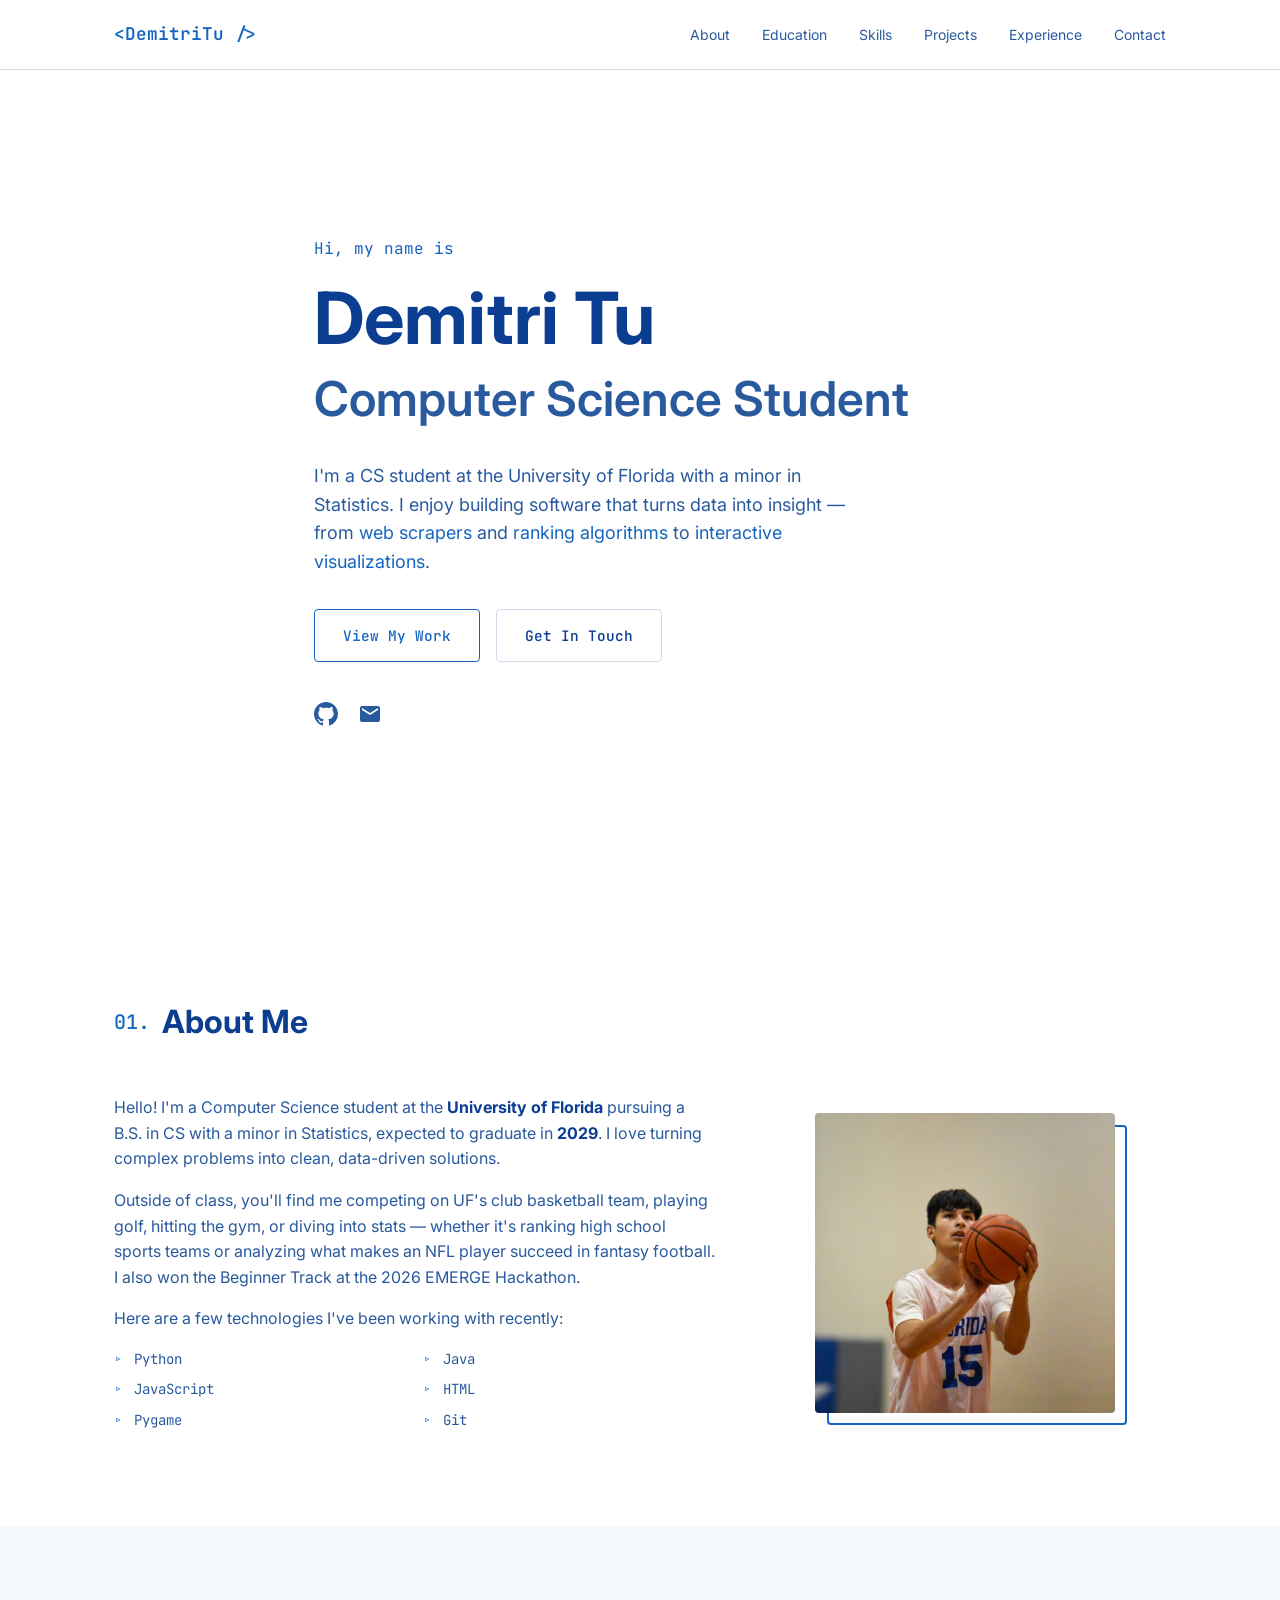
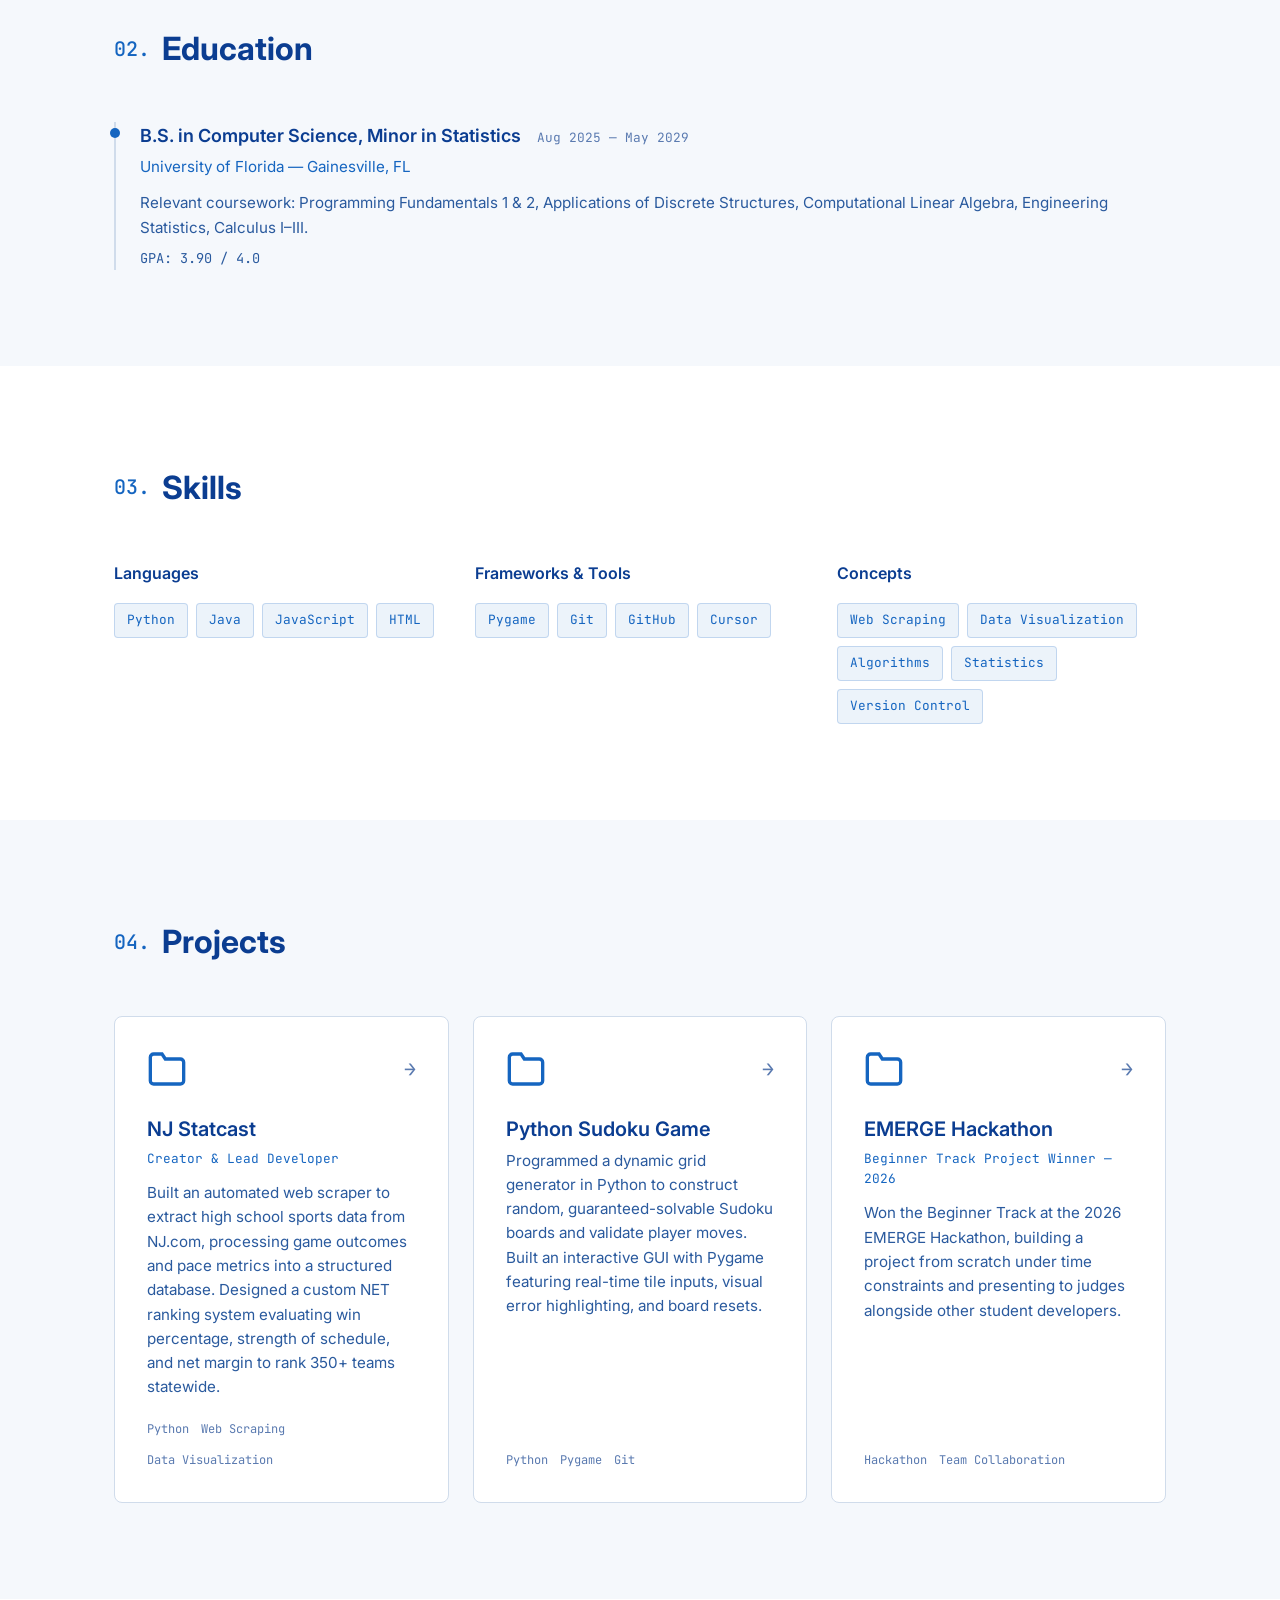
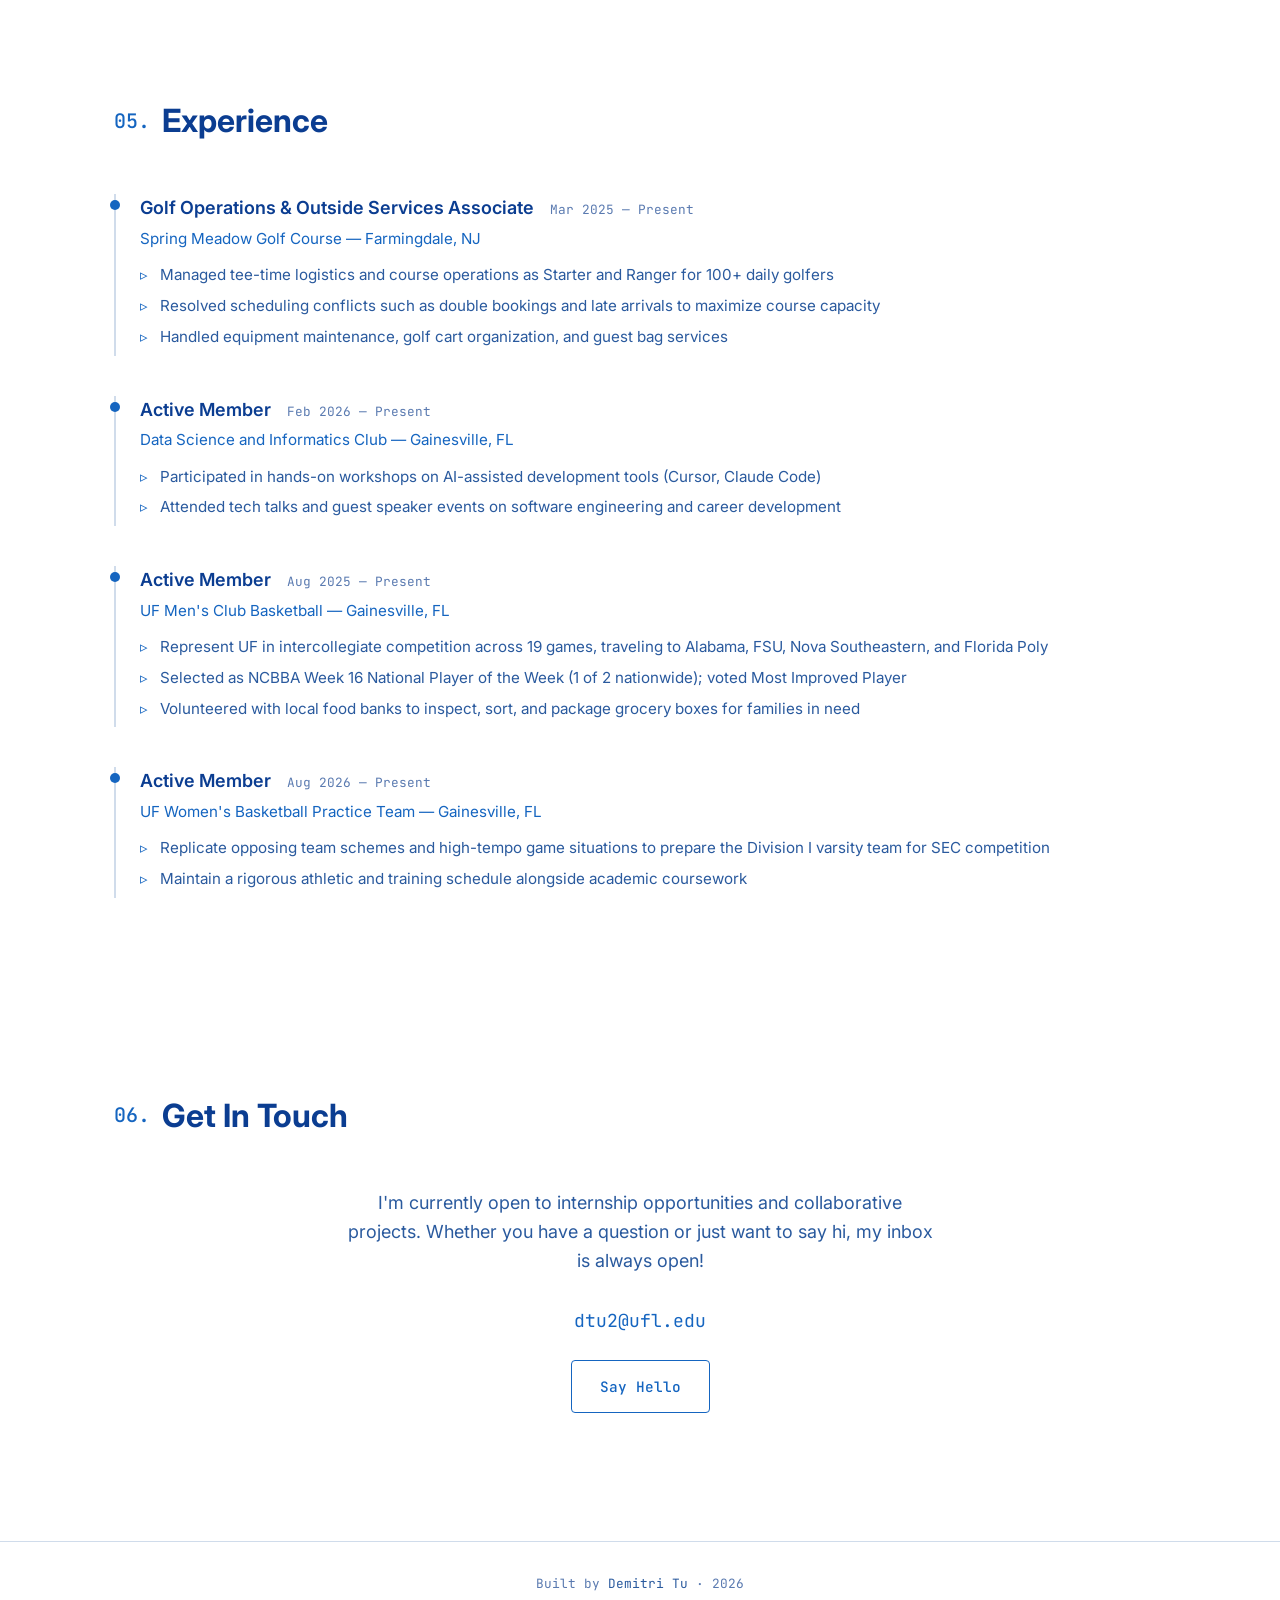
<file: index.html>
<!DOCTYPE html>
<html lang="en">
<head>
  <meta charset="UTF-8">
  <meta name="viewport" content="width=device-width, initial-scale=1.0">
  <meta name="description" content="Demitri Tu — Computer Science student at the University of Florida">
  <title>Demitri Tu | CS Student</title>
  <link rel="preconnect" href="https://fonts.googleapis.com">
  <link rel="preconnect" href="https://fonts.gstatic.com" crossorigin>
  <link href="https://fonts.googleapis.com/css2?family=Inter:wght@400;500;600;700&family=JetBrains+Mono:wght@400;500&display=swap" rel="stylesheet">
  <link rel="stylesheet" href="styles.css">
</head>
<body>
  <nav class="nav" id="nav">
    <div class="nav-inner container">
      <a href="#home" class="nav-logo">&lt;DemitriTu /&gt;</a>
      <button class="nav-toggle" id="nav-toggle" aria-label="Toggle navigation" aria-expanded="false">
        <span></span>
        <span></span>
        <span></span>
      </button>
      <ul class="nav-links" id="nav-links">
        <li><a href="#about">About</a></li>
        <li><a href="#education">Education</a></li>
        <li><a href="#skills">Skills</a></li>
        <li><a href="#projects">Projects</a></li>
        <li><a href="#experience">Experience</a></li>
        <li><a href="#contact">Contact</a></li>
      </ul>
    </div>
  </nav>

  <main>
    <!-- Hero -->
    <section id="home" class="hero">
      <div class="container hero-content">
        <p class="hero-greeting">Hi, my name is</p>
        <h1 class="hero-name">Demitri Tu</h1>
        <h2 class="hero-title">Computer Science Student</h2>
        <p class="hero-bio">
          I'm a CS student at the University of Florida with a minor in Statistics.
          I enjoy building software that turns data into insight — from
          <span class="highlight">web scrapers</span> and
          <span class="highlight">ranking algorithms</span> to
          <span class="highlight">interactive visualizations</span>.
        </p>
        <div class="hero-actions">
          <a href="#projects" class="btn btn-primary">View My Work</a>
          <a href="#contact" class="btn btn-secondary">Get In Touch</a>
        </div>
        <div class="hero-social">
          <a href="https://github.com/DemitriTu" target="_blank" rel="noopener noreferrer" aria-label="GitHub">
            <svg viewBox="0 0 24 24" fill="currentColor" width="24" height="24"><path d="M12 0C5.37 0 0 5.37 0 12c0 5.31 3.435 9.795 8.205 11.385.6.105.825-.255.825-.57 0-.285-.015-1.23-.015-2.235-3.015.555-3.795-.735-4.035-1.41-.135-.345-.72-1.41-1.23-1.695-.42-.225-1.02-.78-.015-.795.945-.015 1.62.87 1.845 1.23 1.08 1.815 2.805 1.305 3.495.99.105-.78.42-1.305.765-1.605-2.67-.3-5.46-1.335-5.46-5.925 0-1.305.465-2.385 1.23-3.225-.12-.3-.54-1.53.12-3.18 0 0 1.005-.315 3.3 1.23.96-.27 1.98-.405 3-.405s2.04.135 3 .405c2.295-1.56 3.3-1.23 3.3-1.23.66 1.65.24 2.88.12 3.18.765.84 1.23 1.905 1.23 3.225 0 4.605-2.805 5.625-5.475 5.925.435.375.81 1.095.81 2.22 0 1.605-.015 2.895-.015 3.3 0 .315.225.69.825.57A12.02 12.02 0 0024 12c0-6.63-5.37-12-12-12z"/></svg>
          </a>
          <a href="mailto:dtu2@ufl.edu" aria-label="Email">
            <svg viewBox="0 0 24 24" fill="currentColor" width="24" height="24"><path d="M20 4H4c-1.1 0-2 .9-2 2v12c0 1.1.9 2 2 2h16c1.1 0 2-.9 2-2V6c0-1.1-.9-2-2-2zm0 4l-8 5-8-5V6l8 5 8-5v2z"/></svg>
          </a>
        </div>
      </div>
    </section>

    <!-- About -->
    <section id="about" class="section">
      <div class="container">
        <h2 class="section-title"><span class="section-number">01.</span> About Me</h2>
        <div class="about-grid">
          <div class="about-text">
            <p>
              Hello! I'm a Computer Science student at the <strong>University of Florida</strong>
              pursuing a B.S. in CS with a minor in Statistics, expected to graduate in
              <strong>2029</strong>. I love turning complex problems into clean, data-driven solutions.
            </p>
            <p>
              Outside of class, you'll find me competing on UF's club basketball team, playing golf,
              hitting the gym, or diving into stats — whether it's ranking high school sports teams
              or analyzing what makes an NFL player succeed in fantasy football. I also won the
              Beginner Track at the 2026 EMERGE Hackathon.
            </p>
            <p>Here are a few technologies I've been working with recently:</p>
            <ul class="tech-list">
              <li>Python</li>
              <li>Java</li>
              <li>JavaScript</li>
              <li>HTML</li>
              <li>Pygame</li>
              <li>Git</li>
            </ul>
          </div>
          <div class="about-image">
            <div class="image-wrapper">
              <img src="images/profile.jpg" alt="Demitri Tu playing basketball in a Florida jersey" width="300" height="300">
            </div>
          </div>
        </div>
      </div>
    </section>

    <!-- Education -->
    <section id="education" class="section section-alt">
      <div class="container">
        <h2 class="section-title"><span class="section-number">02.</span> Education</h2>
        <div class="timeline">
          <article class="timeline-item">
            <div class="timeline-header">
              <h3>B.S. in Computer Science, Minor in Statistics</h3>
              <span class="timeline-date">Aug 2025 — May 2029</span>
            </div>
            <p class="timeline-org">University of Florida — Gainesville, FL</p>
            <p class="timeline-desc">
              Relevant coursework: Programming Fundamentals 1 &amp; 2, Applications of Discrete
              Structures, Computational Linear Algebra, Engineering Statistics, Calculus I–III.
            </p>
            <p class="timeline-gpa">GPA: 3.90 / 4.0</p>
          </article>
        </div>
      </div>
    </section>

    <!-- Skills -->
    <section id="skills" class="section">
      <div class="container">
        <h2 class="section-title"><span class="section-number">03.</span> Skills</h2>
        <div class="skills-grid">
          <div class="skill-category">
            <h3>Languages</h3>
            <div class="skill-tags">
              <span class="tag">Python</span>
              <span class="tag">Java</span>
              <span class="tag">JavaScript</span>
              <span class="tag">HTML</span>
            </div>
          </div>
          <div class="skill-category">
            <h3>Frameworks &amp; Tools</h3>
            <div class="skill-tags">
              <span class="tag">Pygame</span>
              <span class="tag">Git</span>
              <span class="tag">GitHub</span>
              <span class="tag">Cursor</span>
            </div>
          </div>
          <div class="skill-category">
            <h3>Concepts</h3>
            <div class="skill-tags">
              <span class="tag">Web Scraping</span>
              <span class="tag">Data Visualization</span>
              <span class="tag">Algorithms</span>
              <span class="tag">Statistics</span>
              <span class="tag">Version Control</span>
            </div>
          </div>
        </div>
      </div>
    </section>

    <!-- Projects -->
    <section id="projects" class="section section-alt">
      <div class="container">
        <h2 class="section-title"><span class="section-number">04.</span> Projects</h2>
        <div class="projects-grid">
          <a href="projects/nj-statcast.html" class="project-card">
            <div class="project-header">
              <svg class="project-icon" viewBox="0 0 24 24" fill="none" stroke="currentColor" stroke-width="2"><path d="M22 19a2 2 0 01-2 2H4a2 2 0 01-2-2V5a2 2 0 012-2h5l2 3h9a2 2 0 012 2z"/></svg>
              <span class="project-arrow" aria-hidden="true">→</span>
            </div>
            <h3 class="project-title">NJ Statcast</h3>
            <p class="project-subtitle">Creator &amp; Lead Developer</p>
            <p class="project-desc">
              Built an automated web scraper to extract high school sports data from NJ.com,
              processing game outcomes and pace metrics into a structured database. Designed a
              custom NET ranking system evaluating win percentage, strength of schedule, and net
              margin to rank 350+ teams statewide.
            </p>
            <ul class="project-tech">
              <li>Python</li>
              <li>Web Scraping</li>
              <li>Data Visualization</li>
            </ul>
          </a>

          <a href="projects/python-sudoku.html" class="project-card">
            <div class="project-header">
              <svg class="project-icon" viewBox="0 0 24 24" fill="none" stroke="currentColor" stroke-width="2"><path d="M22 19a2 2 0 01-2 2H4a2 2 0 01-2-2V5a2 2 0 012-2h5l2 3h9a2 2 0 012 2z"/></svg>
              <span class="project-arrow" aria-hidden="true">→</span>
            </div>
            <h3 class="project-title">Python Sudoku Game</h3>
            <p class="project-desc">
              Programmed a dynamic grid generator in Python to construct random, guaranteed-solvable
              Sudoku boards and validate player moves. Built an interactive GUI with Pygame featuring
              real-time tile inputs, visual error highlighting, and board resets.
            </p>
            <ul class="project-tech">
              <li>Python</li>
              <li>Pygame</li>
              <li>Git</li>
            </ul>
          </a>

          <a href="projects/emerge-hackathon.html" class="project-card">
            <div class="project-header">
              <svg class="project-icon" viewBox="0 0 24 24" fill="none" stroke="currentColor" stroke-width="2"><path d="M22 19a2 2 0 01-2 2H4a2 2 0 01-2-2V5a2 2 0 012-2h5l2 3h9a2 2 0 012 2z"/></svg>
              <span class="project-arrow" aria-hidden="true">→</span>
            </div>
            <h3 class="project-title">EMERGE Hackathon</h3>
            <p class="project-subtitle">Beginner Track Project Winner — 2026</p>
            <p class="project-desc">
              Won the Beginner Track at the 2026 EMERGE Hackathon, building a project from scratch
              under time constraints and presenting to judges alongside other student developers.
            </p>
            <ul class="project-tech">
              <li>Hackathon</li>
              <li>Team Collaboration</li>
            </ul>
          </a>
        </div>
      </div>
    </section>

    <!-- Experience -->
    <section id="experience" class="section">
      <div class="container">
        <h2 class="section-title"><span class="section-number">05.</span> Experience</h2>
        <div class="timeline">
          <article class="timeline-item">
            <div class="timeline-header">
              <h3>Golf Operations &amp; Outside Services Associate</h3>
              <span class="timeline-date">Mar 2025 — Present</span>
            </div>
            <p class="timeline-org">Spring Meadow Golf Course — Farmingdale, NJ</p>
            <ul class="timeline-list">
              <li>Managed tee-time logistics and course operations as Starter and Ranger for 100+ daily golfers</li>
              <li>Resolved scheduling conflicts such as double bookings and late arrivals to maximize course capacity</li>
              <li>Handled equipment maintenance, golf cart organization, and guest bag services</li>
            </ul>
          </article>
          <article class="timeline-item">
            <div class="timeline-header">
              <h3>Active Member</h3>
              <span class="timeline-date">Feb 2026 — Present</span>
            </div>
            <p class="timeline-org">Data Science and Informatics Club — Gainesville, FL</p>
            <ul class="timeline-list">
              <li>Participated in hands-on workshops on AI-assisted development tools (Cursor, Claude Code)</li>
              <li>Attended tech talks and guest speaker events on software engineering and career development</li>
            </ul>
          </article>
          <article class="timeline-item">
            <div class="timeline-header">
              <h3>Active Member</h3>
              <span class="timeline-date">Aug 2025 — Present</span>
            </div>
            <p class="timeline-org">UF Men's Club Basketball — Gainesville, FL</p>
            <ul class="timeline-list">
              <li>Represent UF in intercollegiate competition across 19 games, traveling to Alabama, FSU, Nova Southeastern, and Florida Poly</li>
              <li>Selected as NCBBA Week 16 National Player of the Week (1 of 2 nationwide); voted Most Improved Player</li>
              <li>Volunteered with local food banks to inspect, sort, and package grocery boxes for families in need</li>
            </ul>
          </article>
          <article class="timeline-item">
            <div class="timeline-header">
              <h3>Active Member</h3>
              <span class="timeline-date">Aug 2026 — Present</span>
            </div>
            <p class="timeline-org">UF Women's Basketball Practice Team — Gainesville, FL</p>
            <ul class="timeline-list">
              <li>Replicate opposing team schemes and high-tempo game situations to prepare the Division I varsity team for SEC competition</li>
              <li>Maintain a rigorous athletic and training schedule alongside academic coursework</li>
            </ul>
          </article>
        </div>
      </div>
    </section>

    <!-- Contact -->
    <section id="contact" class="section section-contact">
      <div class="container">
        <h2 class="section-title"><span class="section-number">06.</span> Get In Touch</h2>
        <div class="contact-content">
          <p>
            I'm currently open to internship opportunities and collaborative projects.
            Whether you have a question or just want to say hi, my inbox is always open!
          </p>
          <p class="contact-email">
            <a href="mailto:dtu2@ufl.edu">dtu2@ufl.edu</a>
          </p>
          <a href="mailto:dtu2@ufl.edu" class="btn btn-primary">Say Hello</a>
        </div>
      </div>
    </section>
  </main>

  <footer class="footer">
    <div class="container">
      <p>Built by <a href="https://github.com/DemitriTu">Demitri Tu</a> · <span id="year"></span></p>
    </div>
  </footer>

  <script src="script.js"></script>
</body>
</html>
</file>
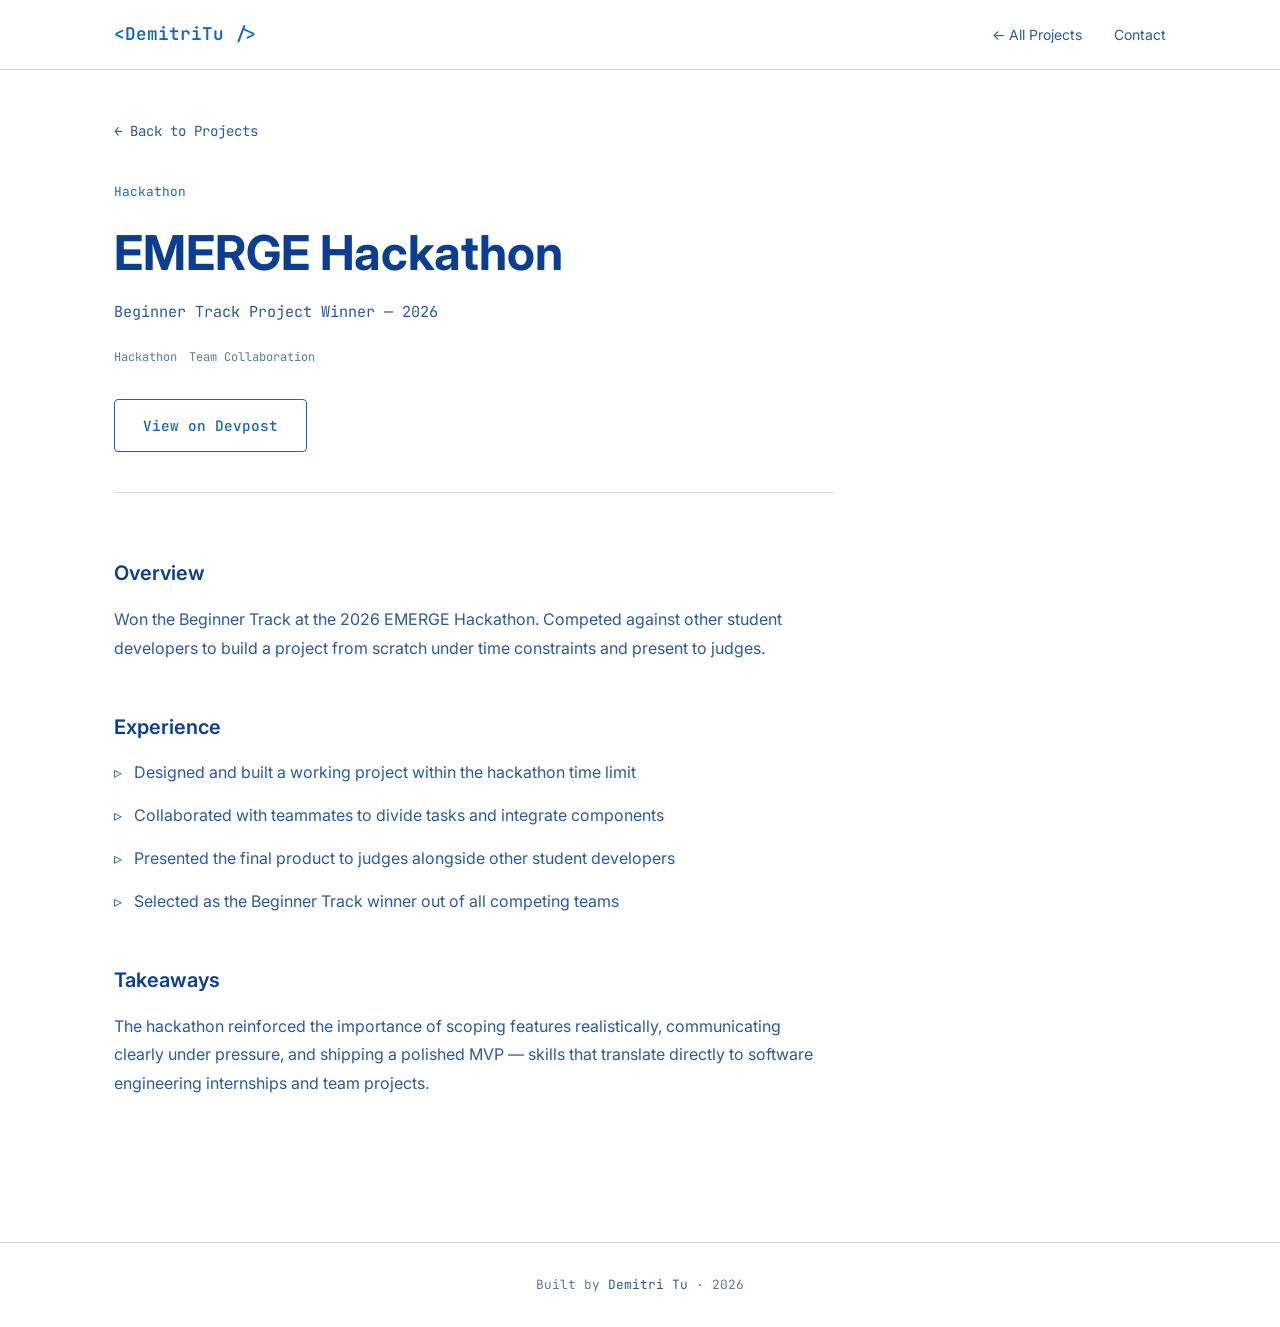
<file: projects/emerge-hackathon.html>
<!DOCTYPE html>
<html lang="en">
<head>
  <meta charset="UTF-8">
  <meta name="viewport" content="width=device-width, initial-scale=1.0">
  <meta name="description" content="EMERGE Hackathon 2026 — Beginner Track Project Winner by Demitri Tu">
  <title>EMERGE Hackathon | Demitri Tu</title>
  <link rel="preconnect" href="https://fonts.googleapis.com">
  <link rel="preconnect" href="https://fonts.gstatic.com" crossorigin>
  <link href="https://fonts.googleapis.com/css2?family=Inter:wght@400;500;600;700&family=JetBrains+Mono:wght@400;500&display=swap" rel="stylesheet">
  <link rel="stylesheet" href="../styles.css">
</head>
<body>
  <nav class="nav" id="nav">
    <div class="nav-inner container">
      <a href="../index.html" class="nav-logo">&lt;DemitriTu /&gt;</a>
      <button class="nav-toggle" id="nav-toggle" aria-label="Toggle navigation" aria-expanded="false">
        <span></span>
        <span></span>
        <span></span>
      </button>
      <ul class="nav-links" id="nav-links">
        <li><a href="../index.html#projects">← All Projects</a></li>
        <li><a href="../index.html#contact">Contact</a></li>
      </ul>
    </div>
  </nav>

  <main class="project-page">
    <div class="container">
      <a href="../index.html#projects" class="back-link">← Back to Projects</a>

      <header class="project-page-header">
        <p class="project-page-label">Hackathon</p>
        <h1 class="project-page-title">EMERGE Hackathon</h1>
        <p class="project-page-subtitle">Beginner Track Project Winner — 2026</p>
        <ul class="project-tech project-page-tech">
          <li>Hackathon</li>
          <li>Team Collaboration</li>
        </ul>
        <div class="project-page-actions">
          <a href="https://devpost.com/software/beginner-track-emerge-project" target="_blank" rel="noopener noreferrer" class="btn btn-primary">View on Devpost</a>
        </div>
      </header>

      <div class="project-page-content">
        <section class="project-section">
          <h2>Overview</h2>
          <p>
            Won the Beginner Track at the 2026 EMERGE Hackathon. Competed against other student
            developers to build a project from scratch under time constraints and present to judges.
          </p>
        </section>

        <section class="project-section">
          <h2>Experience</h2>
          <ul class="project-detail-list">
            <li>Designed and built a working project within the hackathon time limit</li>
            <li>Collaborated with teammates to divide tasks and integrate components</li>
            <li>Presented the final product to judges alongside other student developers</li>
            <li>Selected as the Beginner Track winner out of all competing teams</li>
          </ul>
        </section>

        <section class="project-section">
          <h2>Takeaways</h2>
          <p>
            The hackathon reinforced the importance of scoping features realistically, communicating
            clearly under pressure, and shipping a polished MVP — skills that translate directly to
            software engineering internships and team projects.
          </p>
        </section>
      </div>
    </div>
  </main>

  <footer class="footer">
    <div class="container">
      <p>Built by <a href="https://github.com/DemitriTu">Demitri Tu</a> · <span id="year"></span></p>
    </div>
  </footer>

  <script src="../script.js"></script>
</body>
</html>
</file>
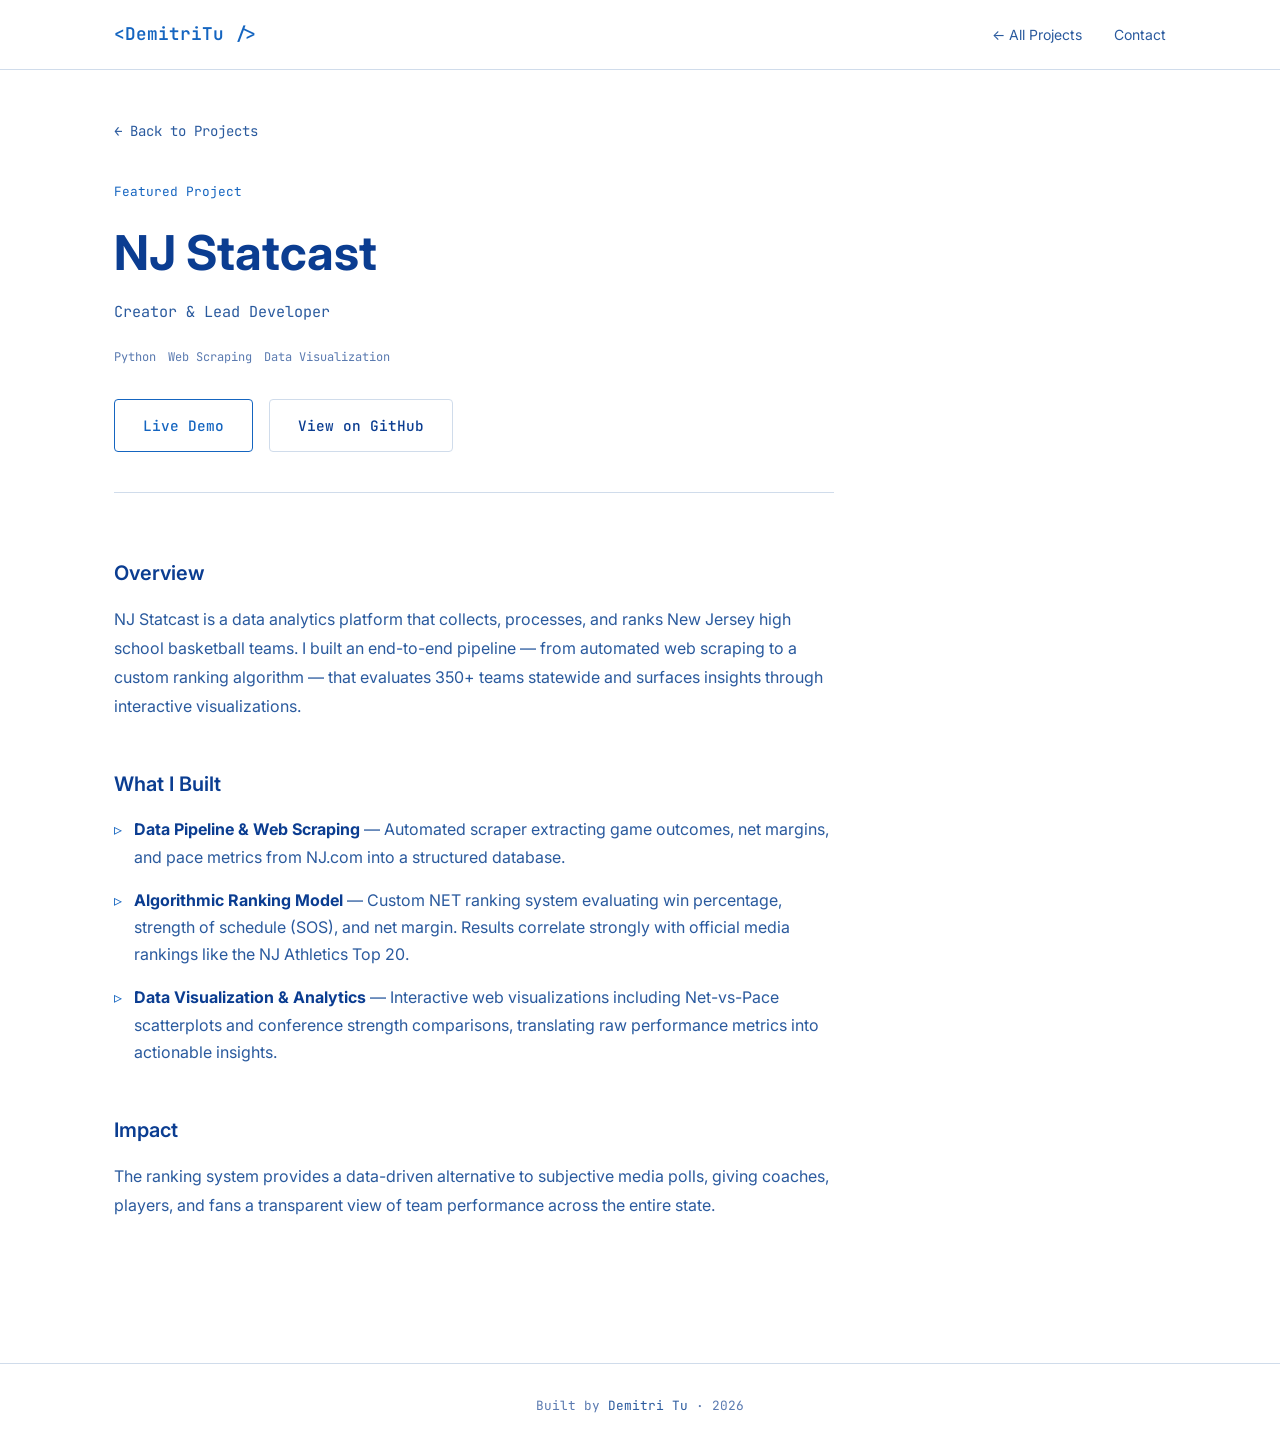
<file: projects/nj-statcast.html>
<!DOCTYPE html>
<html lang="en">
<head>
  <meta charset="UTF-8">
  <meta name="viewport" content="width=device-width, initial-scale=1.0">
  <meta name="description" content="NJ Statcast — High school sports data pipeline and ranking system by Demitri Tu">
  <title>NJ Statcast | Demitri Tu</title>
  <link rel="preconnect" href="https://fonts.googleapis.com">
  <link rel="preconnect" href="https://fonts.gstatic.com" crossorigin>
  <link href="https://fonts.googleapis.com/css2?family=Inter:wght@400;500;600;700&family=JetBrains+Mono:wght@400;500&display=swap" rel="stylesheet">
  <link rel="stylesheet" href="../styles.css">
</head>
<body>
  <nav class="nav" id="nav">
    <div class="nav-inner container">
      <a href="../index.html" class="nav-logo">&lt;DemitriTu /&gt;</a>
      <button class="nav-toggle" id="nav-toggle" aria-label="Toggle navigation" aria-expanded="false">
        <span></span>
        <span></span>
        <span></span>
      </button>
      <ul class="nav-links" id="nav-links">
        <li><a href="../index.html#projects">← All Projects</a></li>
        <li><a href="../index.html#contact">Contact</a></li>
      </ul>
    </div>
  </nav>

  <main class="project-page">
    <div class="container">
      <a href="../index.html#projects" class="back-link">← Back to Projects</a>

      <header class="project-page-header">
        <p class="project-page-label">Featured Project</p>
        <h1 class="project-page-title">NJ Statcast</h1>
        <p class="project-page-subtitle">Creator &amp; Lead Developer</p>
        <ul class="project-tech project-page-tech">
          <li>Python</li>
          <li>Web Scraping</li>
          <li>Data Visualization</li>
        </ul>
        <div class="project-page-actions">
          <a href="https://njstatcast.streamlit.app" target="_blank" rel="noopener noreferrer" class="btn btn-primary">Live Demo</a>
          <a href="https://github.com/DemitriTu" target="_blank" rel="noopener noreferrer" class="btn btn-secondary">View on GitHub</a>
        </div>
      </header>

      <div class="project-page-content">
        <section class="project-section">
          <h2>Overview</h2>
          <p>
            NJ Statcast is a data analytics platform that collects, processes, and ranks New Jersey
            high school basketball teams. I built an end-to-end pipeline — from automated web scraping
            to a custom ranking algorithm — that evaluates 350+ teams statewide and surfaces insights
            through interactive visualizations.
          </p>
        </section>

        <section class="project-section">
          <h2>What I Built</h2>
          <ul class="project-detail-list">
            <li>
              <strong>Data Pipeline &amp; Web Scraping</strong> — Automated scraper extracting game
              outcomes, net margins, and pace metrics from NJ.com into a structured database.
            </li>
            <li>
              <strong>Algorithmic Ranking Model</strong> — Custom NET ranking system evaluating win
              percentage, strength of schedule (SOS), and net margin. Results correlate strongly with
              official media rankings like the NJ Athletics Top 20.
            </li>
            <li>
              <strong>Data Visualization &amp; Analytics</strong> — Interactive web visualizations
              including Net-vs-Pace scatterplots and conference strength comparisons, translating raw
              performance metrics into actionable insights.
            </li>
          </ul>
        </section>

        <section class="project-section">
          <h2>Impact</h2>
          <p>
            The ranking system provides a data-driven alternative to subjective media polls, giving
            coaches, players, and fans a transparent view of team performance across the entire state.
          </p>
        </section>
      </div>
    </div>
  </main>

  <footer class="footer">
    <div class="container">
      <p>Built by <a href="https://github.com/DemitriTu">Demitri Tu</a> · <span id="year"></span></p>
    </div>
  </footer>

  <script src="../script.js"></script>
</body>
</html>
</file>
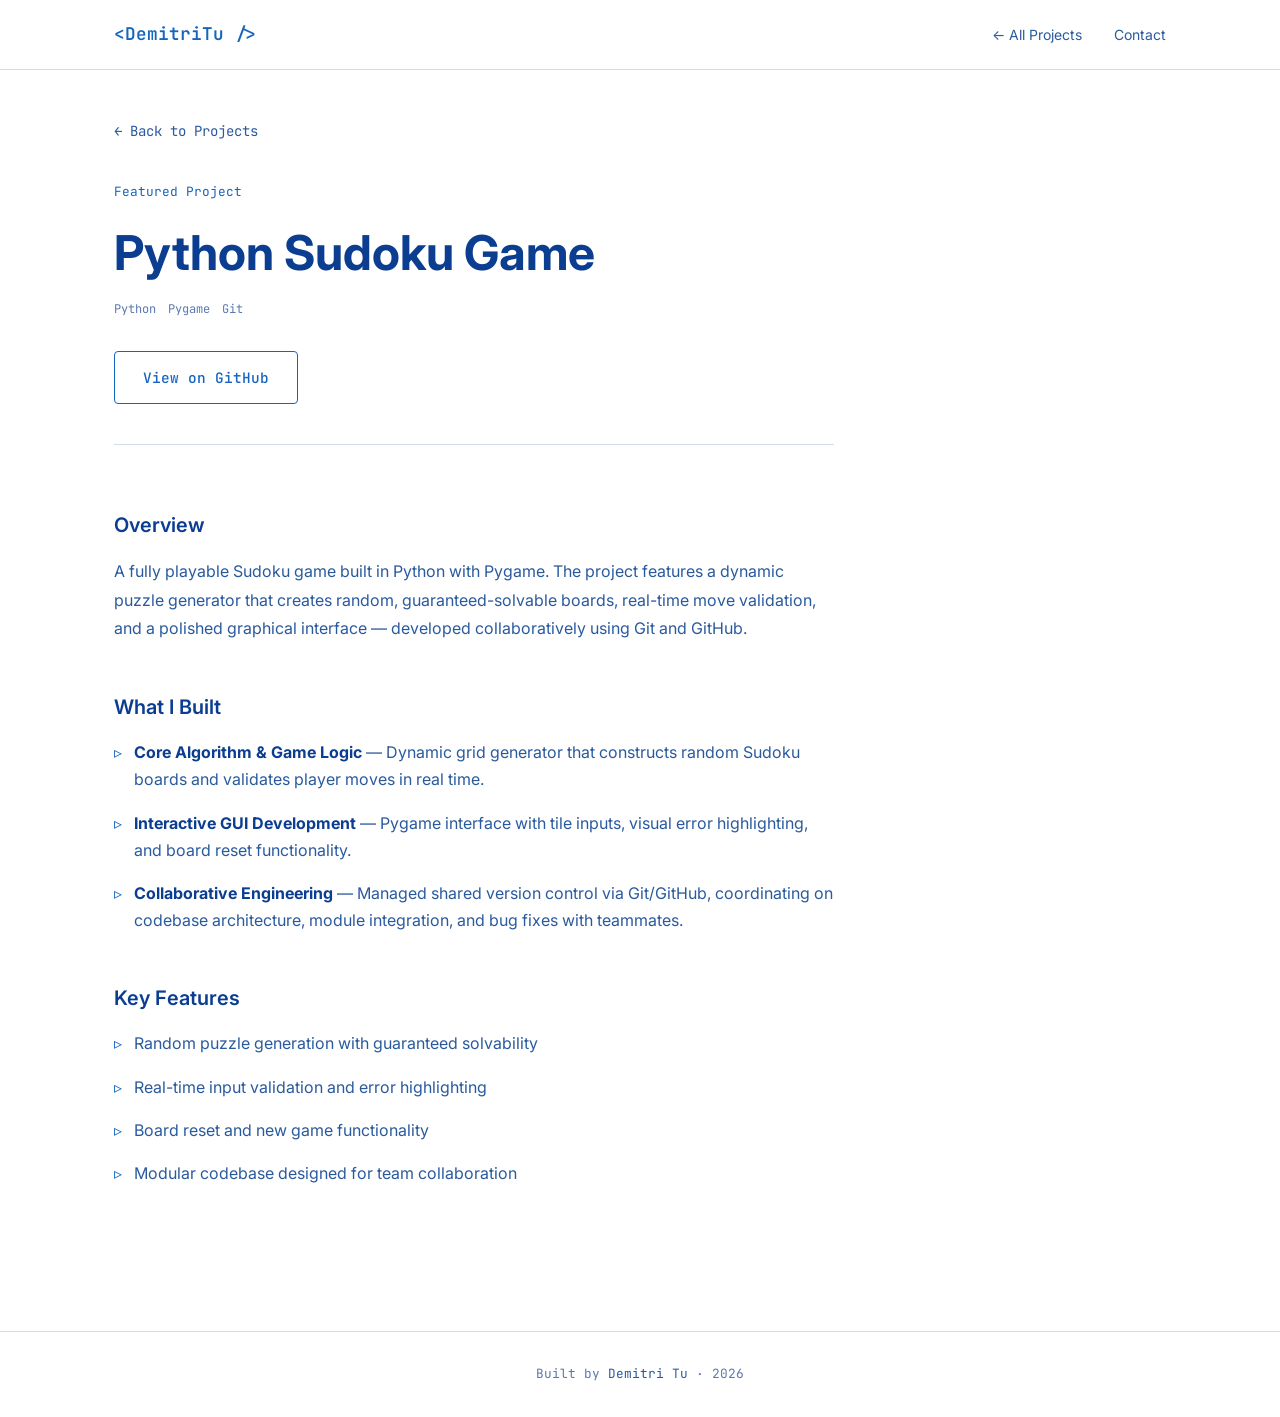
<file: projects/python-sudoku.html>
<!DOCTYPE html>
<html lang="en">
<head>
  <meta charset="UTF-8">
  <meta name="viewport" content="width=device-width, initial-scale=1.0">
  <meta name="description" content="Python Sudoku Game — Interactive Pygame puzzle game by Demitri Tu">
  <title>Python Sudoku Game | Demitri Tu</title>
  <link rel="preconnect" href="https://fonts.googleapis.com">
  <link rel="preconnect" href="https://fonts.gstatic.com" crossorigin>
  <link href="https://fonts.googleapis.com/css2?family=Inter:wght@400;500;600;700&family=JetBrains+Mono:wght@400;500&display=swap" rel="stylesheet">
  <link rel="stylesheet" href="../styles.css">
</head>
<body>
  <nav class="nav" id="nav">
    <div class="nav-inner container">
      <a href="../index.html" class="nav-logo">&lt;DemitriTu /&gt;</a>
      <button class="nav-toggle" id="nav-toggle" aria-label="Toggle navigation" aria-expanded="false">
        <span></span>
        <span></span>
        <span></span>
      </button>
      <ul class="nav-links" id="nav-links">
        <li><a href="../index.html#projects">← All Projects</a></li>
        <li><a href="../index.html#contact">Contact</a></li>
      </ul>
    </div>
  </nav>

  <main class="project-page">
    <div class="container">
      <a href="../index.html#projects" class="back-link">← Back to Projects</a>

      <header class="project-page-header">
        <p class="project-page-label">Featured Project</p>
        <h1 class="project-page-title">Python Sudoku Game</h1>
        <ul class="project-tech project-page-tech">
          <li>Python</li>
          <li>Pygame</li>
          <li>Git</li>
        </ul>
        <div class="project-page-actions">
          <a href="https://github.com/DemitriTu" target="_blank" rel="noopener noreferrer" class="btn btn-primary">View on GitHub</a>
        </div>
      </header>

      <div class="project-page-content">
        <section class="project-section">
          <h2>Overview</h2>
          <p>
            A fully playable Sudoku game built in Python with Pygame. The project features a dynamic
            puzzle generator that creates random, guaranteed-solvable boards, real-time move validation,
            and a polished graphical interface — developed collaboratively using Git and GitHub.
          </p>
        </section>

        <section class="project-section">
          <h2>What I Built</h2>
          <ul class="project-detail-list">
            <li>
              <strong>Core Algorithm &amp; Game Logic</strong> — Dynamic grid generator that constructs
              random Sudoku boards and validates player moves in real time.
            </li>
            <li>
              <strong>Interactive GUI Development</strong> — Pygame interface with tile inputs, visual
              error highlighting, and board reset functionality.
            </li>
            <li>
              <strong>Collaborative Engineering</strong> — Managed shared version control via Git/GitHub,
              coordinating on codebase architecture, module integration, and bug fixes with teammates.
            </li>
          </ul>
        </section>

        <section class="project-section">
          <h2>Key Features</h2>
          <ul class="project-detail-list">
            <li>Random puzzle generation with guaranteed solvability</li>
            <li>Real-time input validation and error highlighting</li>
            <li>Board reset and new game functionality</li>
            <li>Modular codebase designed for team collaboration</li>
          </ul>
        </section>
      </div>
    </div>
  </main>

  <footer class="footer">
    <div class="container">
      <p>Built by <a href="https://github.com/DemitriTu">Demitri Tu</a> · <span id="year"></span></p>
    </div>
  </footer>

  <script src="../script.js"></script>
</body>
</html>
</file>
<file: styles.css>
/* ===== CSS Variables ===== */
:root {
  --bg-primary: #ffffff;
  --bg-secondary: #f5f8fc;
  --bg-card: #ffffff;
  --bg-card-hover: #f0f5fa;

  --text-primary: #0b3d91;
  --text-secondary: #2a5a9e;
  --text-muted: #5a7ab0;

  --accent: #1565c0;
  --accent-dim: rgba(21, 101, 192, 0.08);
  --accent-hover: #0d47a1;

  --border: #d0dceb;
  --nav-height: 70px;

  --font-sans: 'Inter', -apple-system, BlinkMacSystemFont, 'Segoe UI', sans-serif;
  --font-mono: 'JetBrains Mono', 'Fira Code', monospace;

  --transition: 0.25s ease;
  --shadow: 0 4px 24px rgba(11, 61, 145, 0.08);
}

/* ===== Reset & Base ===== */
*,
*::before,
*::after {
  box-sizing: border-box;
  margin: 0;
  padding: 0;
}

html {
  scroll-behavior: smooth;
  scroll-padding-top: var(--nav-height);
}

body {
  font-family: var(--font-sans);
  background-color: var(--bg-primary);
  color: var(--text-primary);
  line-height: 1.6;
  -webkit-font-smoothing: antialiased;
}

a {
  color: var(--accent);
  text-decoration: none;
  transition: color var(--transition);
}

a:hover {
  color: var(--accent-hover);
}

img {
  max-width: 100%;
  display: block;
}

ul {
  list-style: none;
}

/* ===== Utilities ===== */
.container {
  width: 100%;
  max-width: 1100px;
  margin: 0 auto;
  padding: 0 1.5rem;
}

.section {
  padding: 6rem 0;
}

.section-alt {
  background-color: var(--bg-secondary);
}

.section-title {
  font-size: clamp(1.5rem, 4vw, 2rem);
  font-weight: 700;
  margin-bottom: 3rem;
  display: flex;
  align-items: center;
  gap: 0.75rem;
}

.section-number {
  font-family: var(--font-mono);
  font-size: 1.25rem;
  font-weight: 500;
  color: var(--accent);
}

.highlight {
  color: var(--accent);
}

/* ===== Navigation ===== */
.nav {
  position: fixed;
  top: 0;
  left: 0;
  right: 0;
  height: var(--nav-height);
  background-color: rgba(255, 255, 255, 0.9);
  backdrop-filter: blur(12px);
  -webkit-backdrop-filter: blur(12px);
  border-bottom: 1px solid var(--border);
  z-index: 1000;
  transition: box-shadow var(--transition);
}

.nav.scrolled {
  box-shadow: var(--shadow);
}

.nav-inner {
  display: flex;
  align-items: center;
  justify-content: space-between;
  height: 100%;
}

.nav-logo {
  font-family: var(--font-mono);
  font-size: 1.1rem;
  font-weight: 600;
  color: var(--accent);
}

.nav-logo:hover {
  color: var(--accent-hover);
}

.nav-links {
  display: flex;
  gap: 2rem;
}

.nav-links a {
  font-size: 0.875rem;
  color: var(--text-secondary);
  counter-increment: nav;
}

.nav-links a:hover {
  color: var(--accent);
}

.nav-toggle {
  display: none;
  flex-direction: column;
  gap: 5px;
  background: none;
  border: none;
  cursor: pointer;
  padding: 4px;
}

.nav-toggle span {
  display: block;
  width: 24px;
  height: 2px;
  background-color: var(--accent);
  transition: var(--transition);
}

.nav-toggle.active span:nth-child(1) {
  transform: rotate(45deg) translate(5px, 5px);
}

.nav-toggle.active span:nth-child(2) {
  opacity: 0;
}

.nav-toggle.active span:nth-child(3) {
  transform: rotate(-45deg) translate(5px, -5px);
}

/* ===== Hero ===== */
.hero {
  min-height: 100vh;
  display: flex;
  align-items: center;
  padding-top: var(--nav-height);
}

.hero-content {
  max-width: 700px;
}

.hero-greeting {
  font-family: var(--font-mono);
  color: var(--accent);
  font-size: 1rem;
  margin-bottom: 1rem;
}

.hero-name {
  font-size: clamp(2.5rem, 8vw, 4.5rem);
  font-weight: 700;
  line-height: 1.1;
  margin-bottom: 0.25rem;
}

.hero-title {
  font-size: clamp(1.5rem, 5vw, 3rem);
  font-weight: 600;
  color: var(--text-secondary);
  margin-bottom: 1.5rem;
}

.hero-bio {
  font-size: 1.125rem;
  color: var(--text-secondary);
  max-width: 540px;
  margin-bottom: 2rem;
}

.hero-actions {
  display: flex;
  gap: 1rem;
  flex-wrap: wrap;
  margin-bottom: 2.5rem;
}

.hero-social {
  display: flex;
  gap: 1.25rem;
}

.hero-social a {
  color: var(--text-secondary);
  transition: color var(--transition), transform var(--transition);
}

.hero-social a:hover {
  color: var(--accent);
  transform: translateY(-2px);
}

/* ===== Buttons ===== */
.btn {
  display: inline-block;
  padding: 0.875rem 1.75rem;
  font-size: 0.9rem;
  font-family: var(--font-mono);
  font-weight: 500;
  border-radius: 4px;
  transition: all var(--transition);
  cursor: pointer;
}

.btn-primary {
  background-color: transparent;
  color: var(--accent);
  border: 1px solid var(--accent);
}

.btn-primary:hover {
  background-color: var(--accent-dim);
  color: var(--accent);
}

.btn-secondary {
  background-color: transparent;
  color: var(--text-primary);
  border: 1px solid var(--border);
}

.btn-secondary:hover {
  border-color: var(--accent);
  color: var(--accent);
}

/* ===== About ===== */
.about-grid {
  display: grid;
  grid-template-columns: 3fr 2fr;
  gap: 3rem;
  align-items: center;
}

.about-text p {
  color: var(--text-secondary);
  margin-bottom: 1rem;
}

.about-text strong {
  color: var(--text-primary);
}

.tech-list {
  display: grid;
  grid-template-columns: repeat(2, 1fr);
  gap: 0.5rem 1rem;
  margin-top: 1rem;
}

.tech-list li {
  font-family: var(--font-mono);
  font-size: 0.875rem;
  color: var(--text-secondary);
  position: relative;
  padding-left: 1.25rem;
}

.tech-list li::before {
  content: '▹';
  position: absolute;
  left: 0;
  color: var(--accent);
}

.about-image {
  display: flex;
  justify-content: center;
}

.image-wrapper {
  position: relative;
  max-width: 300px;
}

.image-wrapper::before {
  content: '';
  position: absolute;
  inset: 0;
  border: 2px solid var(--accent);
  border-radius: 4px;
  transform: translate(12px, 12px);
  transition: transform var(--transition);
}

.image-wrapper:hover::before {
  transform: translate(8px, 8px);
}

.image-wrapper img {
  width: 100%;
  height: 100%;
  aspect-ratio: 1;
  object-fit: cover;
  border-radius: 4px;
  position: relative;
  z-index: 1;
}

/* ===== Timeline (Education & Experience) ===== */
.timeline {
  display: flex;
  flex-direction: column;
  gap: 2.5rem;
}

.timeline-item {
  position: relative;
  padding-left: 1.5rem;
  border-left: 2px solid var(--border);
}

.timeline-item::before {
  content: '';
  position: absolute;
  left: -6px;
  top: 6px;
  width: 10px;
  height: 10px;
  border-radius: 50%;
  background-color: var(--accent);
}

.timeline-header {
  display: flex;
  flex-wrap: wrap;
  align-items: baseline;
  gap: 0.5rem 1rem;
  margin-bottom: 0.25rem;
}

.timeline-header h3 {
  font-size: 1.125rem;
  font-weight: 600;
  color: var(--text-primary);
}

.timeline-date {
  font-family: var(--font-mono);
  font-size: 0.8rem;
  color: var(--text-muted);
}

.timeline-org {
  font-size: 0.95rem;
  color: var(--accent);
  margin-bottom: 0.75rem;
}

.timeline-desc,
.timeline-gpa {
  color: var(--text-secondary);
  font-size: 0.95rem;
}

.timeline-gpa {
  margin-top: 0.5rem;
  font-family: var(--font-mono);
  font-size: 0.85rem;
}

.timeline-list {
  color: var(--text-secondary);
  font-size: 0.95rem;
}

.timeline-list li {
  position: relative;
  padding-left: 1.25rem;
  margin-bottom: 0.4rem;
}

.timeline-list li::before {
  content: '▹';
  position: absolute;
  left: 0;
  color: var(--accent);
}

/* ===== Skills ===== */
.skills-grid {
  display: grid;
  grid-template-columns: repeat(auto-fit, minmax(280px, 1fr));
  gap: 2rem;
}

.skill-category h3 {
  font-size: 1rem;
  font-weight: 600;
  margin-bottom: 1rem;
  color: var(--text-primary);
}

.skill-tags {
  display: flex;
  flex-wrap: wrap;
  gap: 0.5rem;
}

.tag {
  font-family: var(--font-mono);
  font-size: 0.8rem;
  padding: 0.4rem 0.75rem;
  background-color: var(--accent-dim);
  color: var(--accent);
  border-radius: 4px;
  border: 1px solid rgba(21, 101, 192, 0.2);
}

/* ===== Projects ===== */
.projects-grid {
  display: grid;
  grid-template-columns: repeat(auto-fill, minmax(320px, 1fr));
  gap: 1.5rem;
}

.project-card {
  background-color: var(--bg-card);
  border: 1px solid var(--border);
  border-radius: 8px;
  padding: 2rem;
  display: flex;
  flex-direction: column;
  transition: transform var(--transition), border-color var(--transition);
  color: inherit;
  cursor: pointer;
}

.project-card:hover {
  transform: translateY(-4px);
  border-color: var(--accent);
  color: inherit;
}

.project-arrow {
  font-family: var(--font-mono);
  font-size: 1.25rem;
  color: var(--text-muted);
  transition: color var(--transition), transform var(--transition);
}

.project-card:hover .project-arrow {
  color: var(--accent);
  transform: translateX(4px);
}

.project-header {
  display: flex;
  justify-content: space-between;
  align-items: center;
  margin-bottom: 1.5rem;
}

.project-icon {
  width: 40px;
  height: 40px;
  color: var(--accent);
}

.project-links {
  display: flex;
  gap: 0.75rem;
}

.project-links a {
  color: var(--text-secondary);
  transition: color var(--transition);
}

.project-links a:hover {
  color: var(--accent);
}

.project-title {
  font-size: 1.25rem;
  font-weight: 600;
  margin-bottom: 0.25rem;
  color: var(--text-primary);
}

.project-subtitle {
  font-family: var(--font-mono);
  font-size: 0.8rem;
  color: var(--accent);
  margin-bottom: 0.75rem;
}

.project-desc {
  color: var(--text-secondary);
  font-size: 0.95rem;
  flex-grow: 1;
  margin-bottom: 1.25rem;
}

.project-tech {
  display: flex;
  flex-wrap: wrap;
  gap: 0.75rem;
}

.project-tech li {
  font-family: var(--font-mono);
  font-size: 0.75rem;
  color: var(--text-muted);
}

/* ===== Project Detail Pages ===== */
.project-page {
  padding-top: calc(var(--nav-height) + 3rem);
  padding-bottom: 6rem;
  min-height: 100vh;
}

.back-link {
  display: inline-block;
  font-family: var(--font-mono);
  font-size: 0.875rem;
  color: var(--text-secondary);
  margin-bottom: 2.5rem;
}

.back-link:hover {
  color: var(--accent);
}

.project-page-header {
  max-width: 720px;
  margin-bottom: 4rem;
  padding-bottom: 2.5rem;
  border-bottom: 1px solid var(--border);
}

.project-page-label {
  font-family: var(--font-mono);
  font-size: 0.8rem;
  color: var(--accent);
  margin-bottom: 0.75rem;
}

.project-page-title {
  font-size: clamp(2rem, 5vw, 3rem);
  font-weight: 700;
  margin-bottom: 0.5rem;
}

.project-page-subtitle {
  font-family: var(--font-mono);
  font-size: 0.95rem;
  color: var(--text-secondary);
  margin-bottom: 1.5rem;
}

.project-page-tech {
  margin-bottom: 2rem;
}

.project-page-actions {
  display: flex;
  gap: 1rem;
  flex-wrap: wrap;
}

.project-page-content {
  max-width: 720px;
}

.project-section {
  margin-bottom: 3rem;
}

.project-section h2 {
  font-size: 1.25rem;
  font-weight: 600;
  color: var(--text-primary);
  margin-bottom: 1rem;
}

.project-section p {
  color: var(--text-secondary);
  line-height: 1.8;
}

.project-detail-list {
  color: var(--text-secondary);
}

.project-detail-list li {
  position: relative;
  padding-left: 1.25rem;
  margin-bottom: 1rem;
  line-height: 1.7;
}

.project-detail-list li::before {
  content: '▹';
  position: absolute;
  left: 0;
  color: var(--accent);
}

.project-detail-list strong {
  color: var(--text-primary);
}

/* ===== Contact ===== */
.section-contact {
  text-align: center;
  padding-bottom: 8rem;
}

.contact-content {
  max-width: 600px;
  margin: 0 auto;
}

.contact-content p {
  font-size: 1.125rem;
  color: var(--text-secondary);
  margin-bottom: 2rem;
}

.contact-email {
  margin-bottom: 1.5rem !important;
}

.contact-email a {
  font-family: var(--font-mono);
  font-size: 1.125rem;
}

/* ===== Footer ===== */
.footer {
  padding: 2rem 0;
  border-top: 1px solid var(--border);
  text-align: center;
}

.footer p {
  font-family: var(--font-mono);
  font-size: 0.8rem;
  color: var(--text-muted);
}

.footer a {
  color: var(--text-secondary);
}

.footer a:hover {
  color: var(--accent);
}

/* ===== Animations ===== */
.fade-in {
  opacity: 0;
  transform: translateY(20px);
  transition: opacity 0.6s ease, transform 0.6s ease;
}

.fade-in.visible {
  opacity: 1;
  transform: translateY(0);
}

/* ===== Responsive ===== */
@media (max-width: 768px) {
  .nav-toggle {
    display: flex;
  }

  .nav-links {
    position: fixed;
    top: var(--nav-height);
    left: 0;
    right: 0;
    background-color: var(--bg-secondary);
    flex-direction: column;
    align-items: center;
    padding: 2rem;
    gap: 1.5rem;
    border-bottom: 1px solid var(--border);
    transform: translateY(-120%);
    opacity: 0;
    transition: transform var(--transition), opacity var(--transition);
    pointer-events: none;
  }

  .nav-links.open {
    transform: translateY(0);
    opacity: 1;
    pointer-events: auto;
  }

  .about-grid {
    grid-template-columns: 1fr;
  }

  .about-image {
    order: -1;
  }

  .image-wrapper {
    max-width: 220px;
  }

  .section {
    padding: 4rem 0;
  }

  .projects-grid {
    grid-template-columns: 1fr;
  }
}

@media (max-width: 480px) {
  .hero-actions {
    flex-direction: column;
  }

  .btn {
    text-align: center;
  }

  .tech-list {
    grid-template-columns: 1fr;
  }
}
</file>
